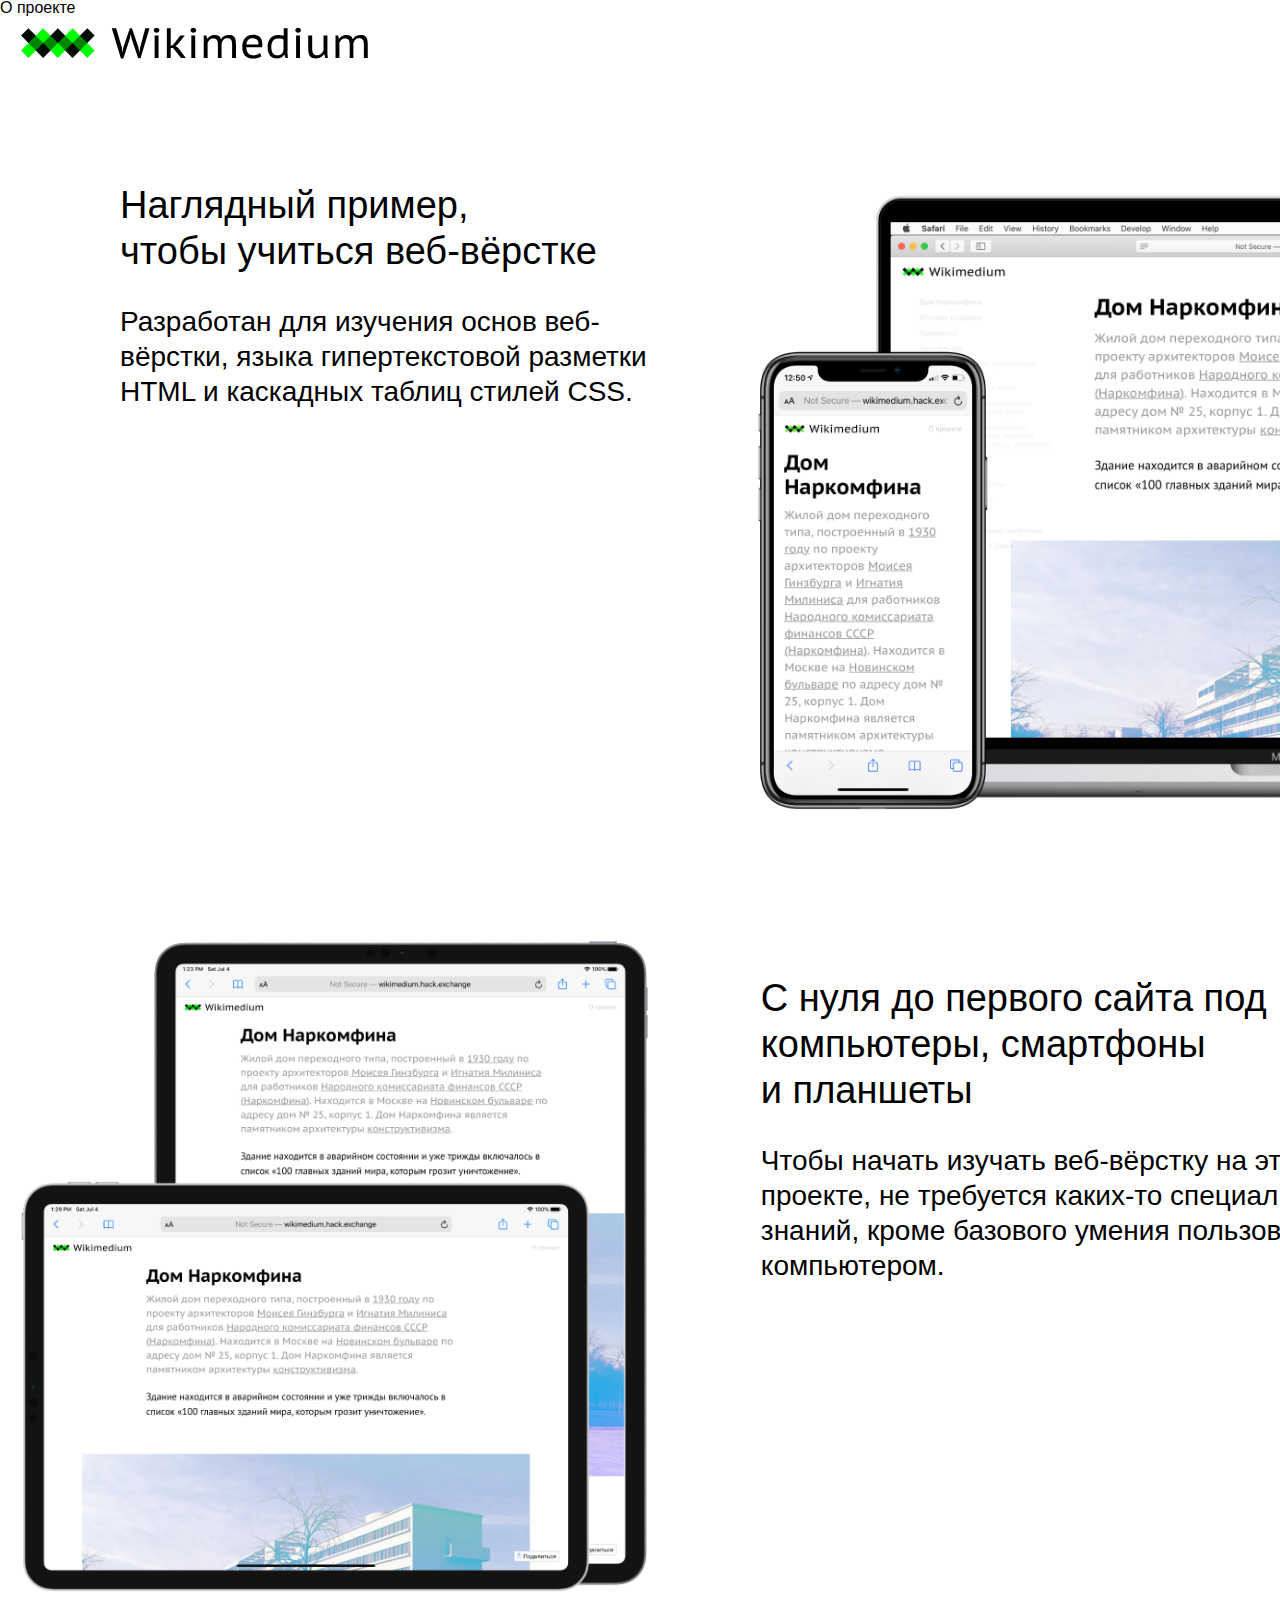
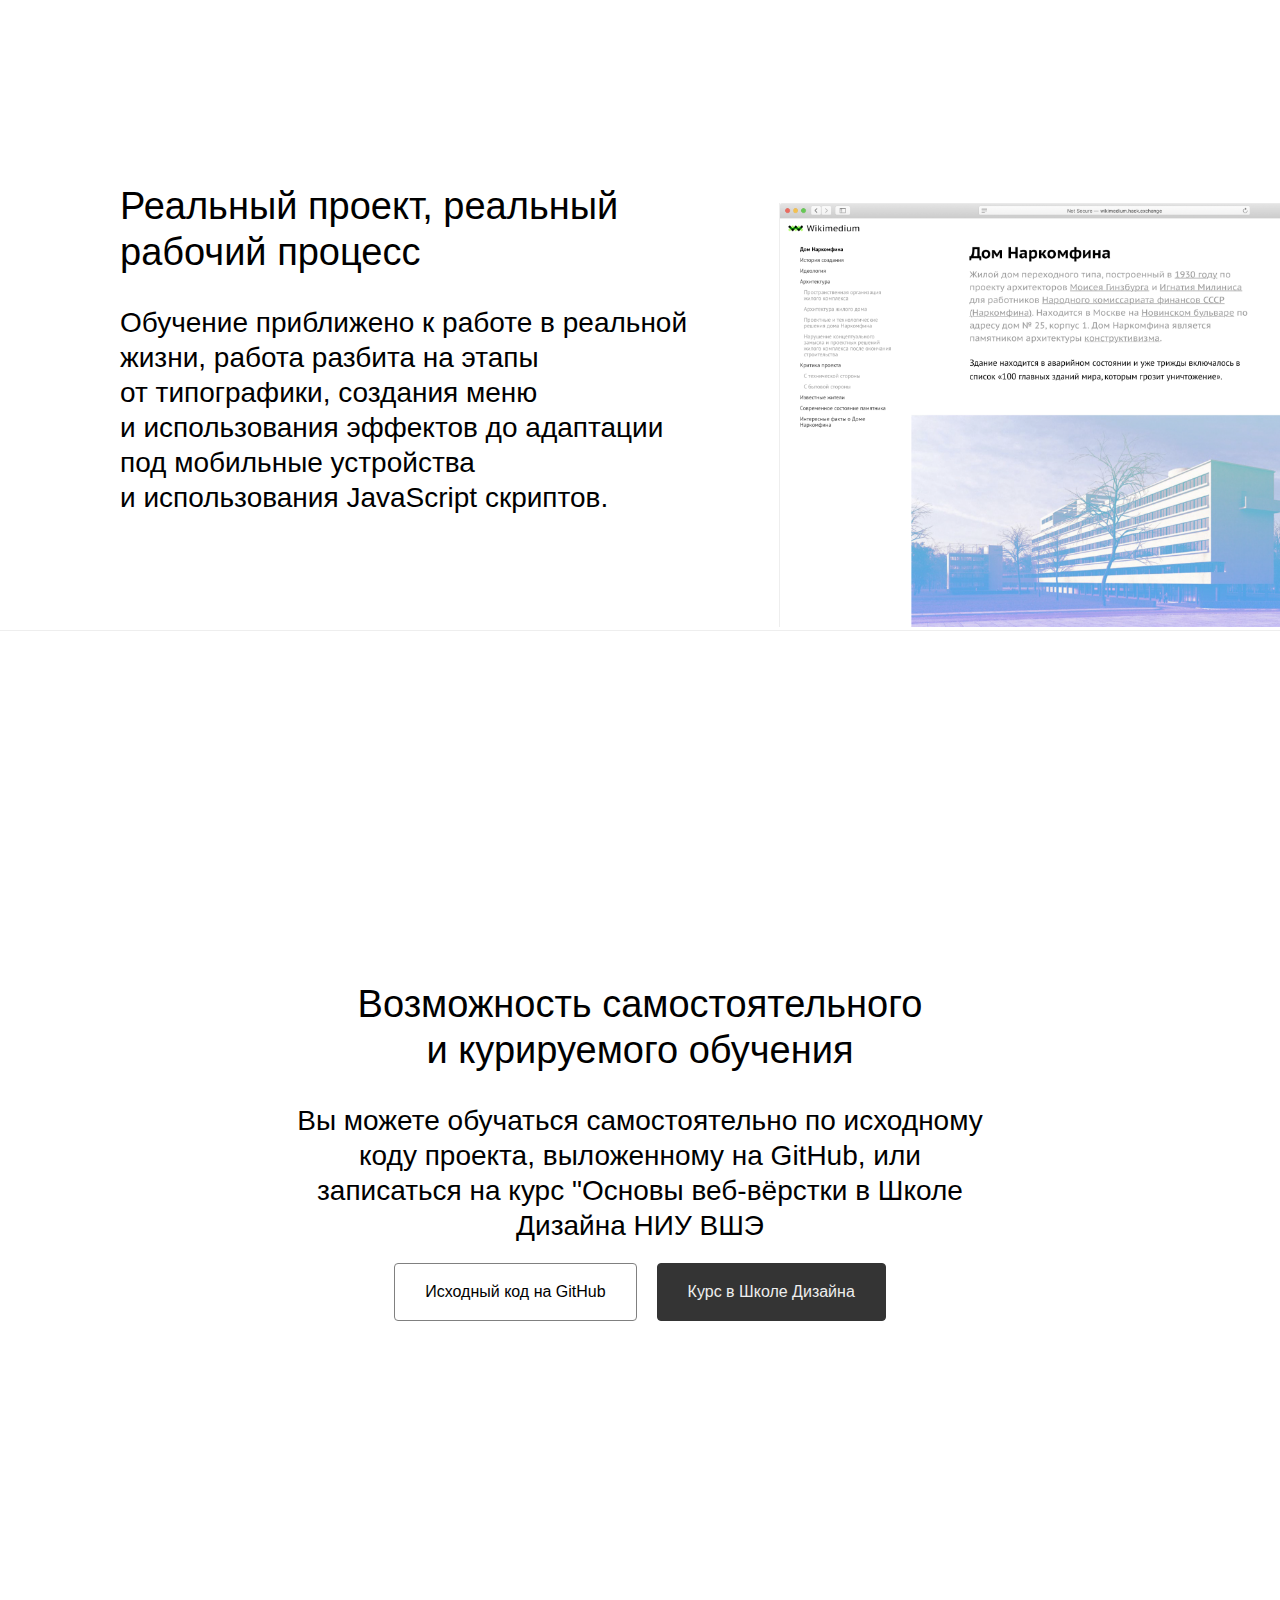
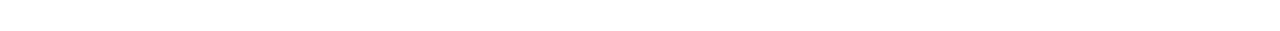
<file: about.html>
<!DOCTYPE html>
<html lang="ru">
  <head>
    <meta charset="UTF-8" />
    <meta name="viewport" content="width=device-width, initial-scale=1.0" />
    <title>О проекте</title>
    <link rel="stylesheet" href="style_sheets/style.css" />
    <link rel="icon" href="images/favicon.ico" type="images/x-icon" />

    <meta property="og:type" content="web-site">
    <meta property="og:title" content="Дом Наркомфина">
    <meta property="og:description" content="Проект разработан для изучения основ веб-вёрстки, языка гипертекстовой
          разметки HTML и&nbsp;каскадных таблиц стилей CSS.">
    <meta property="og:image" content="https://raw.githubusercontent.com/zdarzuzz/dom_narcomfina/refs/heads/main/images/narkomfin.jpg">
    <meta property="og:url" content="">
    
  <body id="about">
    О проекте

    <nav class="menubar">
      <a href="index.html">
        <img src="images/logo.svg" alt="" />
      </a>
    </nav>

    <section id="firstSection">
      <div>
        <h2>Наглядный пример, чтобы&nbsp;учиться веб-вёрстке</h2>
        <p>
          Разработан для изучения основ веб-вёрстки, языка гипертекстовой
          разметки HTML и&nbsp;каскадных таблиц стилей CSS.
        </p>
      </div>

      <div>
        <img src="images/about1.png" alt="" />
      </div>
    </section>

    <section id="secondSection">
      <div>
        <img src="images/about2.png" alt="" />
      </div>
      <div>
        <h2>
          С нуля до первого сайта под компьютеры, смартфоны и&nbsp;планшеты
        </h2>
        <p>
          Чтобы начать изучать веб-вёрстку на этом проекте, не требуется
          каких-то специальных знаний, кроме базового умения пользоваться
          компьютером.
        </p>
      </div>
    </section>

    <section id="thirdSection">
      <div>
        <h2>Реальный проект, реальный рабочий процесс</h2>
        <p>
          Обучение приближено к работе в реальной жизни, работа разбита на этапы
          от&nbsp;типографики, создания меню и&nbsp;использования эффектов до
          адаптации под&nbsp;мобильные устройства и&nbsp;использования
          JavaScript скриптов.
        </p>
      </div>
      <div>
        <img src="images/about3.png" alt="" />
      </div>
    </section>

    <section id="fourSection">
      <h2>Возможность самостоятельного и&nbsp;курируемого обучения</h2>
      <p>
        Вы можете обучаться самостоятельно по исходному коду проекта,
        выложенному на GitHub, или записаться на курс "Основы веб-вёрстки в
        Школе Дизайна НИУ&nbsp;ВШЭ
      </p>
      <div>
        <a href="https://github.com/zdarzuzz/dom_narcomfina"
          >Исходный код на GitHub</a
        >
        <a
          class="black"
          href="https://design.hse.ru/ba/design/programming?ysclid=mgqgwozuy859444170"
          >Курс в Школе Дизайна</a
        >
      </div>
    </section>
  </body>
</html>
</file>
<file: style_sheets/style.css>
@import "reset.css";
@import "layout.css";
</file>
